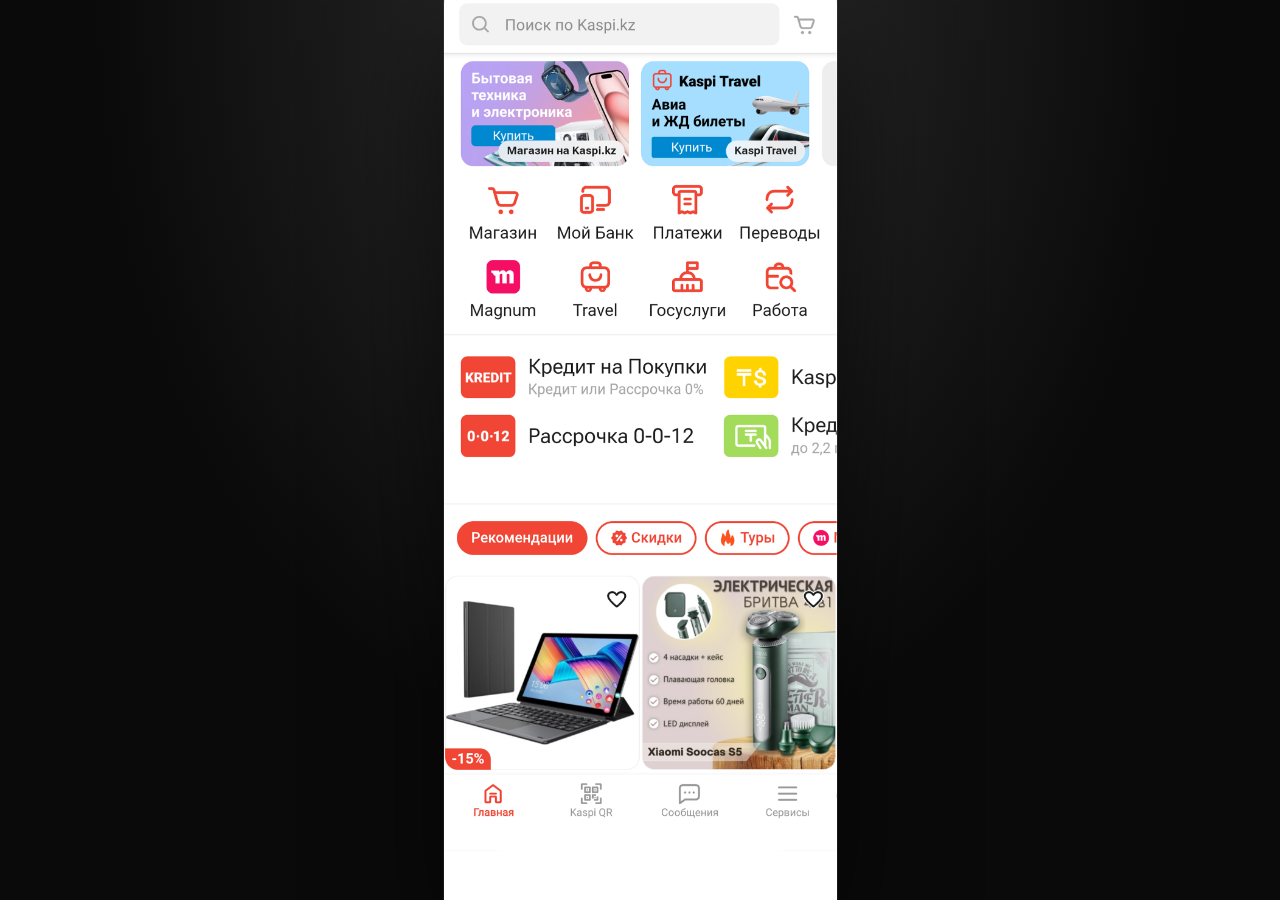
<file: index.html>
<!doctype html>
<html lang="ru">
<head>
  <meta charset="UTF-8" />
  <meta name="viewport" content="width=device-width, initial-scale=1.0, viewport-fit=cover" />
  <title>Kaspi.kz</title>
  <meta name="theme-color" content="#ffffff" />
  <meta name="apple-mobile-web-app-capable" content="yes" />
  <meta name="apple-mobile-web-app-status-bar-style" content="default" />
  <meta name="apple-mobile-web-app-title" content="Kaspi.kz" />
  <link rel="manifest" href="manifest.json" />
  <link rel="apple-touch-icon" href="icons/icon-180.png" />
  <link rel="stylesheet" href="style.css" />
</head>
<body>
  <div id="app"></div>
  <script src="images.js"></script>
  <script src="app.js"></script>
  <script>
    if ('serviceWorker' in navigator) {
      window.addEventListener('load', () => {
        navigator.serviceWorker.register('./sw.js');
      });
    }
  </script>
</body>
</html>
</file>
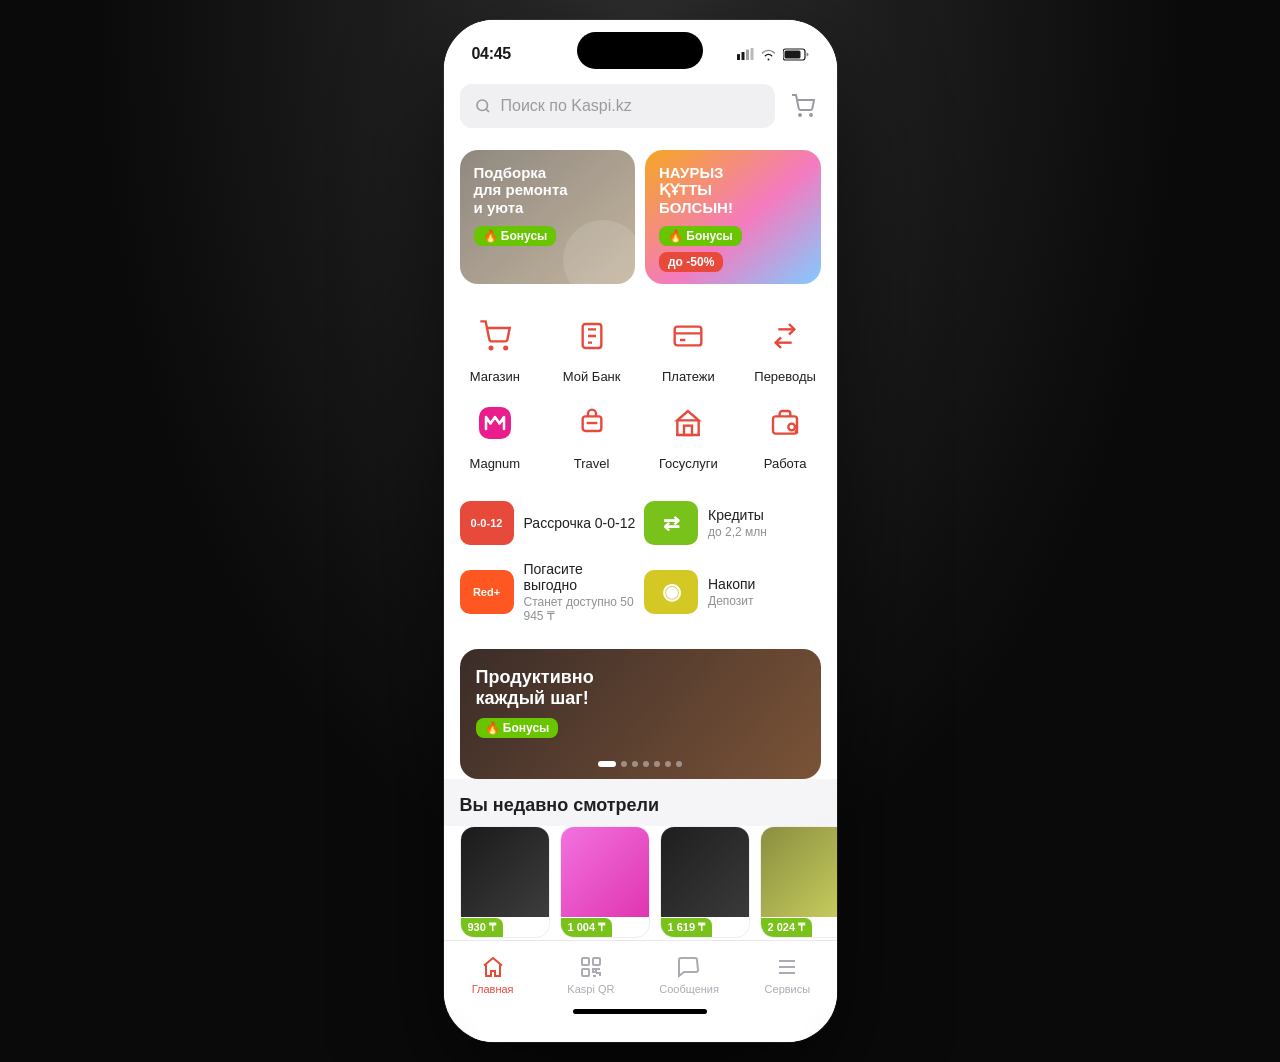
<file: kaspii/index.html>
<!doctype html>
<html lang="ru">
<head>
  <meta charset="UTF-8" />
  <meta name="viewport" content="width=device-width, initial-scale=1.0, viewport-fit=cover" />
  <title>Kaspi.kz</title>
  <meta name="theme-color" content="#ffffff" />
  <meta name="apple-mobile-web-app-capable" content="yes" />
  <meta name="apple-mobile-web-app-status-bar-style" content="default" />
  <meta name="apple-mobile-web-app-title" content="Kaspi.kz" />
  <link rel="manifest" href="manifest.json" />
  <link rel="apple-touch-icon" href="icons/icon-180.png" />
  <link rel="stylesheet" href="style.css" />
</head>
<body>
  <div id="app"></div>
  <script src="app.js"></script>
  <script>
    if ('serviceWorker' in navigator) {
      window.addEventListener('load', () => {
        navigator.serviceWorker.register('./sw.js');
      });
    }
  </script>
</body>
</html>
</file>
<file: style.css>
:root {
  --accent: #e74a3b;
  --blue: #396dd8;
  --green: #69c500;
  --text: #1f1f24;
  --muted: #8f8f95;
  --line: #ececec;
  --phone-width: 393px;
  --btn-lift: 18px;
}

* { box-sizing: border-box; margin: 0; padding: 0; }

html, body {
  font-family: -apple-system, BlinkMacSystemFont, "SF Pro Text", "Helvetica Neue", Arial, sans-serif;
  background: #111;
  min-height: 100vh;
  -webkit-font-smoothing: antialiased;
}

button, input { font: inherit; cursor: pointer; }
button { -webkit-tap-highlight-color: transparent; }

/* SHELL */
.shell {
  min-height: 100vh;
  display: flex;
  justify-content: center;
  padding: 0;
  background: radial-gradient(ellipse at top, #2e2e2e 0%, #0a0a0b 60%);
}

.phone {
  width: min(100%, var(--phone-width));
  background: #fff;
  border-radius: 0;
  overflow: hidden;
  box-shadow: 0 0 0 1px rgba(255,255,255,0.07), 0 40px 100px rgba(0,0,0,0.6);
  position: relative;
}

/* SCREENS */
.screen, .inner-screen {
  background: #f5f5f7;
  min-height: 844px;
  position: relative;
  padding-bottom: 90px;
}
.screen { background: #fff; }
.inner-screen { background: #fff; }

/* STATUS BAR */
.status-bar {
  display: flex;
  justify-content: space-between;
  align-items: center;
  padding: 14px 28px 0;
  font-size: 15px;
  font-weight: 600;
  color: #1a1a1a;
  background: inherit;
  height: 54px;
  position: relative;
}
.status-left { font-weight: 700; font-size: 16px; letter-spacing: -0.3px; }
.status-right { display: flex; gap: 6px; align-items: center; }
.island {
  position: absolute;
  top: 12px; left: 50%;
  transform: translateX(-50%);
  width: 126px; height: 37px;
  background: #000; border-radius: 20px; z-index: 10;
}

/* HOME TOP */
.home-top { background: #fff; padding: 10px 16px 12px; }
.search-row { display: flex; align-items: center; gap: 10px; }
.search-box {
  flex: 1; height: 44px; border-radius: 12px;
  background: #f0f0f2; display: flex; align-items: center;
  padding: 0 14px; gap: 9px; color: #9a9aa0; font-size: 16px;
}
.search-box span { color: #9a9aa0; font-size: 16px; }
.cart-btn { width: 36px; height: 36px; background: transparent; border: none; display: flex; align-items: center; justify-content: center; color: #9a9aa0; }

/* BANNERS */
.banners { display: flex; gap: 10px; overflow-x: auto; padding: 10px 16px; background: #fff; scrollbar-width: none; }
.banners::-webkit-scrollbar { display: none; }
.banner { flex: 0 0 calc(50% - 5px); min-height: 118px; border-radius: 18px; padding: 14px 14px 12px; position: relative; overflow: hidden; }
.banner-title { font-size: 15px; font-weight: 700; line-height: 1.15; color: #fff; max-width: 70%; }
.banner-badge { display: inline-flex; align-items: center; gap: 4px; margin-top: 10px; background: #69c500; color: #fff; padding: 3px 9px; border-radius: 8px; font-weight: 700; font-size: 12px; }
.banner-badge-red { background: #e74a3b; display: inline-block; color: #fff; padding: 3px 9px; border-radius: 8px; font-weight: 700; font-size: 12px; margin-top: 6px; }
.banner-tools { background: linear-gradient(140deg, #908880, #c3b59e); }
.banner-tools::after { content: ""; position: absolute; right: -8px; bottom: -16px; width: 80px; height: 80px; border-radius: 50%; background: rgba(255,255,255,0.13); }
.banner-nauryz { background: linear-gradient(140deg, #f5a623, #f47bbf 55%, #80cbff); }

/* GRID MENU */
.grid-menu { display: grid; grid-template-columns: repeat(4, 1fr); background: #fff; padding: 16px 4px 12px; gap: 14px 2px; margin-top: 1px; }
.menu-item { display: flex; flex-direction: column; align-items: center; background: transparent; border: none; padding: 0 4px; gap: 8px; }
.menu-icon-wrap { width: 50px; height: 50px; display: flex; align-items: center; justify-content: center; color: var(--accent); }
.menu-label { font-size: 13px; line-height: 1.2; text-align: center; color: #1f1f24; }

/* PROMO */
.promo-section { background: #fff; margin-top: 1px; padding: 12px 16px; }
.promo-grid { display: grid; grid-template-columns: 1fr 1fr; gap: 8px; }
.promo-row { display: flex; align-items: center; gap: 10px; padding: 4px 0; }
.promo-badge { width: 54px; height: 44px; border-radius: 10px; display: flex; align-items: center; justify-content: center; font-weight: 900; font-size: 13px; color: #fff; flex: 0 0 54px; }
.badge-red { background: #e74a3b; }
.badge-orange { background: #ff5722; }
.badge-green { background: #79c11b; }
.badge-yellow { background: #d4c824; }
.promo-title { font-size: 14px; font-weight: 500; color: #1f1f24; }
.promo-sub { font-size: 12px; color: #8f8f95; margin-top: 2px; }

/* WATCH BANNER */
.watch-banner { margin: 10px 16px 0; border-radius: 18px; background: linear-gradient(130deg, #3b2c28, #7a5337); min-height: 130px; padding: 18px 16px 14px; position: relative; overflow: hidden; }
.watch-banner-title { font-size: 18px; font-weight: 800; color: #fff; line-height: 1.15; max-width: 55%; }
.banner-dots { display: flex; gap: 5px; position: absolute; bottom: 12px; left: 50%; transform: translateX(-50%); }
.banner-dots span { width: 6px; height: 6px; border-radius: 50%; background: rgba(255,255,255,0.4); }
.banner-dots span.active { background: #fff; width: 18px; border-radius: 3px; }

/* RECENT */
.section-header { font-size: 18px; font-weight: 700; color: #1f1f24; padding: 16px 16px 10px; background: #f5f5f7; }
.recent-scroll { display: flex; gap: 10px; overflow-x: auto; padding: 0 16px 14px; scrollbar-width: none; }
.recent-scroll::-webkit-scrollbar { display: none; }
.product-card { flex: 0 0 90px; border-radius: 14px; overflow: hidden; background: #fff; border: 1px solid #eee; }
.product-thumb { height: 90px; background: linear-gradient(135deg, #888, #ccc); }
.product-thumb.pink { background: linear-gradient(135deg, #f272e0, #e035b0); }
.product-thumb.dark { background: linear-gradient(135deg, #1e1e1e, #3a3a3a); }
.product-thumb.gold { background: linear-gradient(135deg, #8a8e40, #c9cf5e); }
.product-thumb.protein { background: linear-gradient(135deg, #1a1a1a, #3d3d3d); }
.product-price { background: #79c11b; color: #fff; font-weight: 800; font-size: 11px; padding: 3px 7px; display: inline-block; border-radius: 0 7px 0 0; }

/* BOTTOM NAV */
.bottom-nav {
  position: absolute;
  left: 0;
  right: 0;
  bottom: 0;
  background: rgba(255,255,255,0.97);
  backdrop-filter: blur(12px);
  border-top: 1px solid #e8e8ea;
  padding: 10px 0 calc(28px + var(--btn-lift));
}
.nav-grid { display: grid; grid-template-columns: repeat(4, 1fr); }
.nav-item { display: flex; flex-direction: column; align-items: center; gap: 4px; background: transparent; border: none; color: #ababb3; font-size: 11px; padding: 4px 0; }
.nav-item.active { color: var(--accent); }
.home-bar { width: 134px; height: 5px; background: #000; border-radius: 999px; margin: 10px auto 0; }

/* QR MODAL (bottom-sheet like in Kaspi) */
.qr-modal {
  display: none;
  position: fixed;
  inset: 0;
  z-index: 100;
}
.qr-modal.open { display: block; }
.qr-overlay {
  position: absolute;
  inset: 0;
  background: rgba(0,0,0,0.4);
}
.qr-sheet {
  position: absolute;
  left: 50%;
  bottom: 0;
  transform: translateX(-50%);
  width: min(100%, var(--phone-width));
  max-height: min(72vh, 640px);
  border-radius: 22px 22px 0 0;
  overflow: hidden;
  background: #f2f2f2;
  box-shadow: 0 24px 80px rgba(0,0,0,0.35);
  display: flex;
  flex-direction: column;
}
.qr-content {
  flex: 1 1 auto;
  display: flex;
  align-items: center;
  justify-content: center;
  padding: 0;
}
.qr-sheet img {
  width: 100%;
  height: auto;
  display: block;
}

/* PAGE HEADER */
.page-header { display: flex; align-items: center; justify-content: center; position: relative; background: #fff; padding: 10px 16px 10px; border-bottom: 1px solid #f0f0f0; }
.page-title { font-size: 17px; font-weight: 700; color: #1f1f24; }
.back-btn { position: absolute; left: 12px; background: transparent; border: none; color: #1f1f24; width: 36px; height: 36px; display: flex; align-items: center; justify-content: center; }

/* TABS */
.seg-tabs { margin: 12px 16px; height: 42px; background: #f0f0f2; border-radius: 12px; display: grid; grid-template-columns: 1fr 1fr; padding: 3px; gap: 2px; }
.seg-tab { border: none; background: transparent; border-radius: 10px; color: #666; font-size: 15px; font-weight: 500; }
.seg-tab.active { background: #fff; color: #1f1f24; font-weight: 600; box-shadow: 0 1px 4px rgba(0,0,0,0.08); }

/* LIST */
.list-section { padding: 0 16px; }
.list-item { display: flex; align-items: center; gap: 14px; padding: 15px 0; border-bottom: 1px solid #f0f0f2; background: transparent; border-left: none; border-right: none; border-top: none; width: 100%; text-align: left; }
.list-icon { width: 40px; height: 40px; color: var(--accent); display: flex; align-items: center; justify-content: center; flex: 0 0 40px; }
.list-text { flex: 1; min-width: 0; }
.list-title { font-size: 16px; color: #1f1f24; font-weight: 400; }
.list-subtitle { font-size: 13px; color: #9a9aa0; margin-top: 3px; }
.list-chev { color: #c8c8ce; }

/* GOV */
.gov-search { padding: 0 16px 12px; background: #fff; }
.docs-strip { margin: 0 16px; background: #f7f7f8; border-radius: 16px; padding: 14px; }
.docs-grid { display: grid; grid-template-columns: 1fr 1fr; gap: 10px; }
.doc-card { background: #fff; border-radius: 16px; min-height: 120px; padding: 14px; display: flex; flex-direction: column; justify-content: space-between; }
.doc-illu { width: 56px; height: 38px; border-radius: 10px; background: linear-gradient(135deg, #a8e8df, #d0f5a0); display: flex; align-items: center; justify-content: center; margin-bottom: 10px; }
.doc-illu.blue { background: linear-gradient(135deg, #1e4ea6, #3960cc); }
.doc-name { font-size: 16px; font-weight: 500; color: #1f1f24; line-height: 1.2; }
.docs-link { color: var(--blue); font-size: 16px; margin-top: 12px; display: flex; justify-content: space-between; align-items: center; }
.cat-tabs { display: flex; gap: 4px; overflow-x: auto; padding: 14px 16px 4px; background: #fff; scrollbar-width: none; border-bottom: 1px solid #f0f0f0; }
.cat-tabs::-webkit-scrollbar { display: none; }
.cat-item { display: flex; flex-direction: column; align-items: center; gap: 8px; min-width: 68px; background: transparent; border: none; color: #666; font-size: 13px; padding-bottom: 10px; position: relative; }
.cat-item.active { color: var(--accent); }
.cat-emoji { width: 56px; height: 56px; border-radius: 16px; background: #f3f3f5; display: flex; align-items: center; justify-content: center; font-size: 26px; }
.cat-item.active::after { content: ""; position: absolute; bottom: 0; left: 7px; right: 7px; height: 2.5px; background: var(--accent); border-radius: 999px; }
.gov-list { padding: 4px 16px 0; background: #fff; }
.gov-item { display: flex; align-items: center; gap: 14px; padding: 14px 0; border-bottom: 1px solid #f0f0f2; background: transparent; border-left: none; border-right: none; border-top: none; width: 100%; text-align: left; }
.new-badge { background: var(--accent); color: #fff; border-radius: 999px; padding: 4px 10px; font-size: 12px; font-weight: 700; flex: 0 0 auto; }

/* ══════════════════════════════════════════
   ID CARD SCREEN
══════════════════════════════════════════ */

/* Both cards share base style */
.id-card {
  border-radius: 16px;
  overflow: hidden;
  box-shadow: 0 4px 20px rgba(0,0,0,0.15);
}

/* ── FRONT CARD ── */
.id-front {
  background: linear-gradient(155deg, #e8f5d8 0%, #d0eebc 40%, #b8e89c 70%, #cff5a8 100%);
  padding: 0;
}

.id-header-row {
  display: flex;
  align-items: center;
  justify-content: space-between;
  padding: 8px 10px 6px;
  background: rgba(255,255,255,0.25);
  border-bottom: 1px solid rgba(255,255,255,0.4);
  gap: 4px;
}

.id-header-kz {
  font-size: 6.5px;
  font-weight: 800;
  color: #1e5010;
  line-height: 1.5;
  letter-spacing: 0.2px;
  flex: 1;
}

.id-coat-arms {
  flex: 0 0 34px;
  display: flex;
  align-items: center;
  justify-content: center;
}

.id-header-ru {
  font-size: 6.5px;
  font-weight: 800;
  color: #1e5010;
  line-height: 1.5;
  letter-spacing: 0.2px;
  text-align: right;
  flex: 1;
}

.id-body-row {
  display: flex;
  gap: 10px;
  padding: 10px 10px 8px;
  align-items: flex-start;
}

/* Photo box — fills the full left portion of card */
.id-photo-box {
  flex: 0 0 96px;
  height: 122px;
  border-radius: 6px;
  overflow: hidden;
  background: #c8ddb8;
  border: 2px solid rgba(255,255,255,0.7);
  box-shadow: 0 2px 8px rgba(0,0,0,0.12);
  position: relative;
}

.id-fields-col {
  flex: 1;
  min-width: 0;
  padding-top: 2px;
}

.id-lbl {
  font-size: 6.5px;
  font-weight: 600;
  color: #4a7a30;
  letter-spacing: 0.3px;
  text-transform: uppercase;
  line-height: 1.2;
}

.id-val {
  font-size: 12px;
  font-weight: 800;
  color: #1a1a1a;
  letter-spacing: 0.5px;
  line-height: 1.3;
  font-family: "Courier New", monospace;
}

.id-iin-row {
  padding: 6px 10px 8px;
  font-size: 11px;
  font-weight: 700;
  color: #1a1a1a;
  font-family: "Courier New", monospace;
  letter-spacing: 0.5px;
  border-top: 1px dashed rgba(0,100,0,0.2);
  background: rgba(255,255,255,0.2);
}

/* ── BACK CARD ── */
.id-back {
  background: linear-gradient(155deg, #d8f0e0 0%, #b8e8cc 40%, #98deb0 70%, #c0efd0 100%);
  padding: 0;
}

.id-back-toprow {
  display: flex;
  align-items: center;
  justify-content: space-between;
  padding: 8px 10px 6px;
  background: rgba(255,255,255,0.2);
  border-bottom: 1px solid rgba(255,255,255,0.4);
}

.id-barcode-wrap {
  flex: 1;
  max-width: 140px;
}

.id-backnum {
  font-size: 11px;
  font-weight: 700;
  color: #1a1a1a;
  letter-spacing: 0.5px;
  font-family: "Courier New", monospace;
}

.id-back-body {
  display: flex;
  gap: 10px;
  padding: 10px 10px 8px;
  align-items: flex-start;
}

/* Gold chip */
.id-chip {
  flex: 0 0 44px;
  width: 44px;
  height: 56px;
  background: linear-gradient(145deg, #f5d060, #c8960a, #e8c040, #a87008);
  border-radius: 5px;
  padding: 5px 4px;
  display: flex;
  flex-direction: column;
  gap: 3px;
  box-shadow: inset 0 0 0 1px rgba(255,255,255,0.3), 0 1px 3px rgba(0,0,0,0.3);
}

.chip-h {
  height: 2px;
  background: rgba(255,255,255,0.4);
  border-radius: 1px;
}

.chip-row {
  flex: 1;
  display: grid;
  grid-template-columns: 1fr 1fr 1fr;
  gap: 2px;
}

.chip-row div {
  background: rgba(255,255,255,0.25);
  border-radius: 1px;
}

.id-back-fields {
  flex: 1;
  min-width: 0;
}

/* MRZ zone */
.id-mrz {
  padding: 6px 8px 8px;
  font-family: "Courier New", monospace;
  font-size: 7.5px;
  letter-spacing: 0.5px;
  color: #1a1a1a;
  line-height: 1.6;
  border-top: 1px dashed rgba(0,100,0,0.2);
  background: rgba(255,255,255,0.2);
  overflow: hidden;
}

/* ACTION BUTTONS */
.id-actions {
  padding: 16px 16px 10px;
  display: flex;
  flex-direction: column;
  gap: 10px;
  background: #f0f0f3;
}

.id-btn-primary {
  width: 100%;
  height: 54px;
  border-radius: 14px;
  background: #2c63d5;
  color: #fff;
  border: none;
  font-size: 17px;
  font-weight: 600;
  display: flex;
  align-items: center;
  justify-content: center;
  gap: 10px;
  box-shadow: 0 4px 16px rgba(44,99,213,0.35);
}

.id-btn-secondary {
  width: 100%;
  height: 54px;
  border-radius: 14px;
  background: #fff;
  color: #2c63d5;
  border: 1.5px solid #dde3f0;
  font-size: 17px;
  font-weight: 600;
  display: flex;
  align-items: center;
  justify-content: center;
  gap: 10px;
}

/* RESPONSIVE */
@media (max-width: 430px) {
  .shell { padding: 0; background: #f5f5f7; }
  .phone { border-radius: 0; box-shadow: none; width: 100%; }
  .screen, .inner-screen { min-height: 100vh; }
}

/* GOV LIST ROW (new screens) */
.gov-list-row {
  display: flex;
  align-items: center;
  gap: 14px;
  padding: 16px 16px;
  border-bottom: 1px solid #f0f0f2;
  background: #fff;
  border-left: none;
  border-right: none;
  border-top: none;
  width: 100%;
  text-align: left;
  cursor: pointer;
}

.gov-list-icon {
  width: 38px;
  height: 38px;
  border-radius: 50%;
  background: #f1f1f1;
  border: 1px solid #e5e5e5;
  display: flex;
  align-items: center;
  justify-content: center;
  flex: 0 0 38px;
  color: #544e54;
}

/* COLORED MENU ICON BOXES */
.menu-icon-box {
  width: 52px;
  height: 52px;
  border-radius: 16px;
  display: flex;
  align-items: center;
  justify-content: center;
  box-shadow: 0 3px 10px rgba(0,0,0,0.15);
}

.menu-icon-wrap {
  width: auto;
  height: auto;
}

/* ═══════════════════════════════
   HOME SCREEN — НОВЫЙ ДИЗАЙН
═══════════════════════════════ */

/* БАННЕРЫ */
.h-banners {
  display: flex;
  gap: 8px;
  padding: 0 14px 10px;
  overflow-x: auto;
  scrollbar-width: none;
}
.h-banners::-webkit-scrollbar { display: none; }

.h-banner {
  flex: 0 0 calc(50% - 4px);
  border-radius: 14px;
  overflow: hidden;
  position: relative;
  min-height: 110px;
  padding: 12px 10px 28px;
}

.h-banner-shop {
  background: linear-gradient(135deg, #7b6fe8, #a78bfa, #c084fc);
}
.h-banner-travel {
  background: linear-gradient(135deg, #e0f2ff, #bae6fd);
}
.h-banner-title {
  font-size: 13px;
  font-weight: 800;
  color: #fff;
  line-height: 1.2;
  margin-bottom: 8px;
}
.h-banner-btn {
  display: inline-block;
  background: #2563eb;
  color: #fff;
  font-size: 12px;
  font-weight: 700;
  padding: 4px 12px;
  border-radius: 6px;
}
.h-banner-label {
  position: absolute;
  bottom: 0; left: 0; right: 0;
  background: rgba(0,0,0,0.25);
  color: #fff;
  font-size: 11px;
  font-weight: 600;
  padding: 3px 8px;
  text-align: center;
}

/* СЕТКА МЕНЮ */
.h-grid-menu {
  display: grid;
  grid-template-columns: repeat(4, 1fr);
  background: #fff;
  padding: 10px 4px 14px;
  gap: 4px 0;
  border-top: 8px solid #f0f0f2;
  border-bottom: 8px solid #f0f0f2;
}

.h-menu-item {
  display: flex;
  flex-direction: column;
  align-items: center;
  gap: 7px;
  background: transparent;
  border: none;
  padding: 8px 4px 4px;
  font-size: 12.5px;
  color: #1f1f24;
  font-weight: 400;
}

.h-menu-icon {
  width: 44px;
  height: 44px;
  display: flex;
  align-items: center;
  justify-content: center;
}

/* ПРОМО */
.h-promo-wrap {
  padding: 12px 14px;
  background: #fff;
  display: flex;
  flex-direction: column;
  gap: 0;
  border-bottom: 8px solid #f0f0f2;
}

.h-promo-row {
  display: flex;
  gap: 8px;
}

.h-promo-card {
  flex: 1;
  display: flex;
  align-items: center;
  gap: 10px;
  padding: 10px 4px;
  border-bottom: 1px solid #f0f0f2;
}

.h-promo-badge {
  width: 52px;
  height: 42px;
  border-radius: 10px;
  flex: 0 0 52px;
  display: flex;
  align-items: center;
  justify-content: center;
  color: #fff;
  font-weight: 900;
  font-size: 12px;
}

.h-promo-title { font-size: 13px; font-weight: 600; color: #1f1f24; }
.h-promo-sub   { font-size: 11px; color: #8f8f95; margin-top: 2px; }

/* ФИЛЬТРЫ */
.h-filters {
  display: flex;
  gap: 8px;
  overflow-x: auto;
  padding: 12px 14px 10px;
  background: #fff;
  scrollbar-width: none;
  border-bottom: 1px solid #f0f0f2;
}
.h-filters::-webkit-scrollbar { display: none; }

.h-filter {
  flex: 0 0 auto;
  height: 36px;
  border-radius: 999px;
  border: 1.5px solid #e74a3b;
  background: transparent;
  color: #e74a3b;
  font-size: 14px;
  font-weight: 500;
  padding: 0 14px;
  display: flex;
  align-items: center;
  gap: 5px;
  white-space: nowrap;
}

.h-filter.active {
  background: #e74a3b;
  color: #fff;
}

/* ТОВАРЫ */
.h-products {
  display: grid;
  grid-template-columns: 1fr 1fr;
  gap: 1px;
  background: #f0f0f2;
  padding-bottom: 90px;
}

.h-product-card {
  background: #fff;
}

.h-product-img {
  width: 100%;
  aspect-ratio: 1;
  position: relative;
}

.h-discount {
  position: absolute;
  bottom: 8px; left: 8px;
  background: #e74a3b;
  color: #fff;
  font-size: 12px;
  font-weight: 700;
  padding: 2px 8px;
  border-radius: 6px;
}

.h-heart {
  position: absolute;
  top: 8px; right: 10px;
  font-size: 20px;
  color: #ccc;
}

.h-product-info {
  padding: 8px 10px 12px;
}

.h-product-name {
  font-size: 13px;
  color: #1f1f24;
  line-height: 1.3;
  margin-bottom: 4px;
}

.h-product-price {
  font-size: 15px;
  font-weight: 700;
  color: #1f1f24;
}

.h-product-old {
  font-size: 12px;
  color: #aaa;
  text-decoration: line-through;
  margin-top: 2px;
}
</file>
<file: kaspii/style.css>
:root {
  --accent: #e74a3b;
  --blue: #396dd8;
  --green: #69c500;
  --text: #1f1f24;
  --muted: #8f8f95;
  --line: #ececec;
  --phone-width: 393px;
}

* { box-sizing: border-box; margin: 0; padding: 0; }

html, body {
  font-family: -apple-system, BlinkMacSystemFont, "SF Pro Text", "Helvetica Neue", Arial, sans-serif;
  background: #111;
  min-height: 100vh;
  -webkit-font-smoothing: antialiased;
}

button, input { font: inherit; cursor: pointer; }
button { -webkit-tap-highlight-color: transparent; }

/* SHELL */
.shell {
  min-height: 100vh;
  display: flex;
  justify-content: center;
  padding: 20px 12px;
  background: radial-gradient(ellipse at top, #2e2e2e 0%, #0a0a0b 60%);
}

.phone {
  width: min(100%, var(--phone-width));
  background: #fff;
  border-radius: 50px;
  overflow: hidden;
  box-shadow: 0 0 0 1px rgba(255,255,255,0.07), 0 40px 100px rgba(0,0,0,0.6);
  position: relative;
}

/* SCREENS */
.screen, .inner-screen {
  background: #f5f5f7;
  min-height: 844px;
  position: relative;
  padding-bottom: 90px;
}
.screen { background: #fff; }
.inner-screen { background: #fff; }

/* STATUS BAR */
.status-bar {
  display: flex;
  justify-content: space-between;
  align-items: center;
  padding: 14px 28px 0;
  font-size: 15px;
  font-weight: 600;
  color: #1a1a1a;
  background: inherit;
  height: 54px;
  position: relative;
}
.status-left { font-weight: 700; font-size: 16px; letter-spacing: -0.3px; }
.status-right { display: flex; gap: 6px; align-items: center; }
.island {
  position: absolute;
  top: 12px; left: 50%;
  transform: translateX(-50%);
  width: 126px; height: 37px;
  background: #000; border-radius: 20px; z-index: 10;
}

/* HOME TOP */
.home-top { background: #fff; padding: 10px 16px 12px; }
.search-row { display: flex; align-items: center; gap: 10px; }
.search-box {
  flex: 1; height: 44px; border-radius: 12px;
  background: #f0f0f2; display: flex; align-items: center;
  padding: 0 14px; gap: 9px; color: #9a9aa0; font-size: 16px;
}
.search-box span { color: #9a9aa0; font-size: 16px; }
.cart-btn { width: 36px; height: 36px; background: transparent; border: none; display: flex; align-items: center; justify-content: center; color: #9a9aa0; }

/* BANNERS */
.banners { display: flex; gap: 10px; overflow-x: auto; padding: 10px 16px; background: #fff; scrollbar-width: none; }
.banners::-webkit-scrollbar { display: none; }
.banner { flex: 0 0 calc(50% - 5px); min-height: 118px; border-radius: 18px; padding: 14px 14px 12px; position: relative; overflow: hidden; }
.banner-title { font-size: 15px; font-weight: 700; line-height: 1.15; color: #fff; max-width: 70%; }
.banner-badge { display: inline-flex; align-items: center; gap: 4px; margin-top: 10px; background: #69c500; color: #fff; padding: 3px 9px; border-radius: 8px; font-weight: 700; font-size: 12px; }
.banner-badge-red { background: #e74a3b; display: inline-block; color: #fff; padding: 3px 9px; border-radius: 8px; font-weight: 700; font-size: 12px; margin-top: 6px; }
.banner-tools { background: linear-gradient(140deg, #908880, #c3b59e); }
.banner-tools::after { content: ""; position: absolute; right: -8px; bottom: -16px; width: 80px; height: 80px; border-radius: 50%; background: rgba(255,255,255,0.13); }
.banner-nauryz { background: linear-gradient(140deg, #f5a623, #f47bbf 55%, #80cbff); }

/* GRID MENU */
.grid-menu { display: grid; grid-template-columns: repeat(4, 1fr); background: #fff; padding: 16px 4px 12px; gap: 14px 2px; margin-top: 1px; }
.menu-item { display: flex; flex-direction: column; align-items: center; background: transparent; border: none; padding: 0 4px; gap: 8px; }
.menu-icon-wrap { width: 50px; height: 50px; display: flex; align-items: center; justify-content: center; color: var(--accent); }
.menu-label { font-size: 13px; line-height: 1.2; text-align: center; color: #1f1f24; }

/* PROMO */
.promo-section { background: #fff; margin-top: 1px; padding: 12px 16px; }
.promo-grid { display: grid; grid-template-columns: 1fr 1fr; gap: 8px; }
.promo-row { display: flex; align-items: center; gap: 10px; padding: 4px 0; }
.promo-badge { width: 54px; height: 44px; border-radius: 10px; display: flex; align-items: center; justify-content: center; font-weight: 900; font-size: 13px; color: #fff; flex: 0 0 54px; }
.badge-red { background: #e74a3b; }
.badge-orange { background: #ff5722; }
.badge-green { background: #79c11b; }
.badge-yellow { background: #d4c824; }
.promo-title { font-size: 14px; font-weight: 500; color: #1f1f24; }
.promo-sub { font-size: 12px; color: #8f8f95; margin-top: 2px; }

/* WATCH BANNER */
.watch-banner { margin: 10px 16px 0; border-radius: 18px; background: linear-gradient(130deg, #3b2c28, #7a5337); min-height: 130px; padding: 18px 16px 14px; position: relative; overflow: hidden; }
.watch-banner-title { font-size: 18px; font-weight: 800; color: #fff; line-height: 1.15; max-width: 55%; }
.banner-dots { display: flex; gap: 5px; position: absolute; bottom: 12px; left: 50%; transform: translateX(-50%); }
.banner-dots span { width: 6px; height: 6px; border-radius: 50%; background: rgba(255,255,255,0.4); }
.banner-dots span.active { background: #fff; width: 18px; border-radius: 3px; }

/* RECENT */
.section-header { font-size: 18px; font-weight: 700; color: #1f1f24; padding: 16px 16px 10px; background: #f5f5f7; }
.recent-scroll { display: flex; gap: 10px; overflow-x: auto; padding: 0 16px 14px; scrollbar-width: none; }
.recent-scroll::-webkit-scrollbar { display: none; }
.product-card { flex: 0 0 90px; border-radius: 14px; overflow: hidden; background: #fff; border: 1px solid #eee; }
.product-thumb { height: 90px; background: linear-gradient(135deg, #888, #ccc); }
.product-thumb.pink { background: linear-gradient(135deg, #f272e0, #e035b0); }
.product-thumb.dark { background: linear-gradient(135deg, #1e1e1e, #3a3a3a); }
.product-thumb.gold { background: linear-gradient(135deg, #8a8e40, #c9cf5e); }
.product-thumb.protein { background: linear-gradient(135deg, #1a1a1a, #3d3d3d); }
.product-price { background: #79c11b; color: #fff; font-weight: 800; font-size: 11px; padding: 3px 7px; display: inline-block; border-radius: 0 7px 0 0; }

/* BOTTOM NAV */
.bottom-nav { position: absolute; left: 0; right: 0; bottom: 0; background: rgba(255,255,255,0.97); backdrop-filter: blur(12px); border-top: 1px solid #e8e8ea; padding: 10px 0 28px; }
.nav-grid { display: grid; grid-template-columns: repeat(4, 1fr); }
.nav-item { display: flex; flex-direction: column; align-items: center; gap: 4px; background: transparent; border: none; color: #ababb3; font-size: 11px; padding: 4px 0; }
.nav-item.active { color: var(--accent); }
.home-bar { width: 134px; height: 5px; background: #000; border-radius: 999px; margin: 10px auto 0; }

/* PAGE HEADER */
.page-header { display: flex; align-items: center; justify-content: center; position: relative; background: #fff; padding: 10px 16px 10px; border-bottom: 1px solid #f0f0f0; }
.page-title { font-size: 17px; font-weight: 700; color: #1f1f24; }
.back-btn { position: absolute; left: 12px; background: transparent; border: none; color: #1f1f24; width: 36px; height: 36px; display: flex; align-items: center; justify-content: center; }

/* TABS */
.seg-tabs { margin: 12px 16px; height: 42px; background: #f0f0f2; border-radius: 12px; display: grid; grid-template-columns: 1fr 1fr; padding: 3px; gap: 2px; }
.seg-tab { border: none; background: transparent; border-radius: 10px; color: #666; font-size: 15px; font-weight: 500; }
.seg-tab.active { background: #fff; color: #1f1f24; font-weight: 600; box-shadow: 0 1px 4px rgba(0,0,0,0.08); }

/* LIST */
.list-section { padding: 0 16px; }
.list-item { display: flex; align-items: center; gap: 14px; padding: 15px 0; border-bottom: 1px solid #f0f0f2; background: transparent; border-left: none; border-right: none; border-top: none; width: 100%; text-align: left; }
.list-icon { width: 40px; height: 40px; color: var(--accent); display: flex; align-items: center; justify-content: center; flex: 0 0 40px; }
.list-text { flex: 1; min-width: 0; }
.list-title { font-size: 16px; color: #1f1f24; font-weight: 400; }
.list-subtitle { font-size: 13px; color: #9a9aa0; margin-top: 3px; }
.list-chev { color: #c8c8ce; }

/* GOV */
.gov-search { padding: 0 16px 12px; background: #fff; }
.docs-strip { margin: 0 16px; background: #f7f7f8; border-radius: 16px; padding: 14px; }
.docs-grid { display: grid; grid-template-columns: 1fr 1fr; gap: 10px; }
.doc-card { background: #fff; border-radius: 16px; min-height: 120px; padding: 14px; display: flex; flex-direction: column; justify-content: space-between; }
.doc-illu { width: 56px; height: 38px; border-radius: 10px; background: linear-gradient(135deg, #a8e8df, #d0f5a0); display: flex; align-items: center; justify-content: center; margin-bottom: 10px; }
.doc-illu.blue { background: linear-gradient(135deg, #1e4ea6, #3960cc); }
.doc-name { font-size: 16px; font-weight: 500; color: #1f1f24; line-height: 1.2; }
.docs-link { color: var(--blue); font-size: 16px; margin-top: 12px; display: flex; justify-content: space-between; align-items: center; }
.cat-tabs { display: flex; gap: 4px; overflow-x: auto; padding: 14px 16px 4px; background: #fff; scrollbar-width: none; border-bottom: 1px solid #f0f0f0; }
.cat-tabs::-webkit-scrollbar { display: none; }
.cat-item { display: flex; flex-direction: column; align-items: center; gap: 8px; min-width: 68px; background: transparent; border: none; color: #666; font-size: 13px; padding-bottom: 10px; position: relative; }
.cat-item.active { color: var(--accent); }
.cat-emoji { width: 56px; height: 56px; border-radius: 16px; background: #f3f3f5; display: flex; align-items: center; justify-content: center; font-size: 26px; }
.cat-item.active::after { content: ""; position: absolute; bottom: 0; left: 7px; right: 7px; height: 2.5px; background: var(--accent); border-radius: 999px; }
.gov-list { padding: 4px 16px 0; background: #fff; }
.gov-item { display: flex; align-items: center; gap: 14px; padding: 14px 0; border-bottom: 1px solid #f0f0f2; background: transparent; border-left: none; border-right: none; border-top: none; width: 100%; text-align: left; }
.new-badge { background: var(--accent); color: #fff; border-radius: 999px; padding: 4px 10px; font-size: 12px; font-weight: 700; flex: 0 0 auto; }

/* ══════════════════════════════════════════
   ID CARD SCREEN
══════════════════════════════════════════ */

/* Both cards share base style */
.id-card {
  border-radius: 16px;
  overflow: hidden;
  box-shadow: 0 4px 20px rgba(0,0,0,0.15);
}

/* ── FRONT CARD ── */
.id-front {
  background: linear-gradient(155deg, #e8f5d8 0%, #d0eebc 40%, #b8e89c 70%, #cff5a8 100%);
  padding: 0;
}

.id-header-row {
  display: flex;
  align-items: center;
  justify-content: space-between;
  padding: 8px 10px 6px;
  background: rgba(255,255,255,0.25);
  border-bottom: 1px solid rgba(255,255,255,0.4);
  gap: 4px;
}

.id-header-kz {
  font-size: 6.5px;
  font-weight: 800;
  color: #1e5010;
  line-height: 1.5;
  letter-spacing: 0.2px;
  flex: 1;
}

.id-coat-arms {
  flex: 0 0 34px;
  display: flex;
  align-items: center;
  justify-content: center;
}

.id-header-ru {
  font-size: 6.5px;
  font-weight: 800;
  color: #1e5010;
  line-height: 1.5;
  letter-spacing: 0.2px;
  text-align: right;
  flex: 1;
}

.id-body-row {
  display: flex;
  gap: 10px;
  padding: 10px 10px 8px;
  align-items: flex-start;
}

/* Photo box — fills the full left portion of card */
.id-photo-box {
  flex: 0 0 96px;
  height: 122px;
  border-radius: 6px;
  overflow: hidden;
  background: #c8ddb8;
  border: 2px solid rgba(255,255,255,0.7);
  box-shadow: 0 2px 8px rgba(0,0,0,0.12);
  position: relative;
}

.id-fields-col {
  flex: 1;
  min-width: 0;
  padding-top: 2px;
}

.id-lbl {
  font-size: 6.5px;
  font-weight: 600;
  color: #4a7a30;
  letter-spacing: 0.3px;
  text-transform: uppercase;
  line-height: 1.2;
}

.id-val {
  font-size: 12px;
  font-weight: 800;
  color: #1a1a1a;
  letter-spacing: 0.5px;
  line-height: 1.3;
  font-family: "Courier New", monospace;
}

.id-iin-row {
  padding: 6px 10px 8px;
  font-size: 11px;
  font-weight: 700;
  color: #1a1a1a;
  font-family: "Courier New", monospace;
  letter-spacing: 0.5px;
  border-top: 1px dashed rgba(0,100,0,0.2);
  background: rgba(255,255,255,0.2);
}

/* ── BACK CARD ── */
.id-back {
  background: linear-gradient(155deg, #d8f0e0 0%, #b8e8cc 40%, #98deb0 70%, #c0efd0 100%);
  padding: 0;
}

.id-back-toprow {
  display: flex;
  align-items: center;
  justify-content: space-between;
  padding: 8px 10px 6px;
  background: rgba(255,255,255,0.2);
  border-bottom: 1px solid rgba(255,255,255,0.4);
}

.id-barcode-wrap {
  flex: 1;
  max-width: 140px;
}

.id-backnum {
  font-size: 11px;
  font-weight: 700;
  color: #1a1a1a;
  letter-spacing: 0.5px;
  font-family: "Courier New", monospace;
}

.id-back-body {
  display: flex;
  gap: 10px;
  padding: 10px 10px 8px;
  align-items: flex-start;
}

/* Gold chip */
.id-chip {
  flex: 0 0 44px;
  width: 44px;
  height: 56px;
  background: linear-gradient(145deg, #f5d060, #c8960a, #e8c040, #a87008);
  border-radius: 5px;
  padding: 5px 4px;
  display: flex;
  flex-direction: column;
  gap: 3px;
  box-shadow: inset 0 0 0 1px rgba(255,255,255,0.3), 0 1px 3px rgba(0,0,0,0.3);
}

.chip-h {
  height: 2px;
  background: rgba(255,255,255,0.4);
  border-radius: 1px;
}

.chip-row {
  flex: 1;
  display: grid;
  grid-template-columns: 1fr 1fr 1fr;
  gap: 2px;
}

.chip-row div {
  background: rgba(255,255,255,0.25);
  border-radius: 1px;
}

.id-back-fields {
  flex: 1;
  min-width: 0;
}

/* MRZ zone */
.id-mrz {
  padding: 6px 8px 8px;
  font-family: "Courier New", monospace;
  font-size: 7.5px;
  letter-spacing: 0.5px;
  color: #1a1a1a;
  line-height: 1.6;
  border-top: 1px dashed rgba(0,100,0,0.2);
  background: rgba(255,255,255,0.2);
  overflow: hidden;
}

/* ACTION BUTTONS */
.id-actions {
  padding: 16px 16px 10px;
  display: flex;
  flex-direction: column;
  gap: 10px;
  background: #f0f0f3;
}

.id-btn-primary {
  width: 100%;
  height: 54px;
  border-radius: 14px;
  background: #2c63d5;
  color: #fff;
  border: none;
  font-size: 17px;
  font-weight: 600;
  display: flex;
  align-items: center;
  justify-content: center;
  gap: 10px;
  box-shadow: 0 4px 16px rgba(44,99,213,0.35);
}

.id-btn-secondary {
  width: 100%;
  height: 54px;
  border-radius: 14px;
  background: #fff;
  color: #2c63d5;
  border: 1.5px solid #dde3f0;
  font-size: 17px;
  font-weight: 600;
  display: flex;
  align-items: center;
  justify-content: center;
  gap: 10px;
}

/* RESPONSIVE */
@media (max-width: 430px) {
  .shell { padding: 0; background: #f5f5f7; }
  .phone { border-radius: 0; box-shadow: none; width: 100%; }
  .screen, .inner-screen { min-height: 100vh; }
}
</file>
